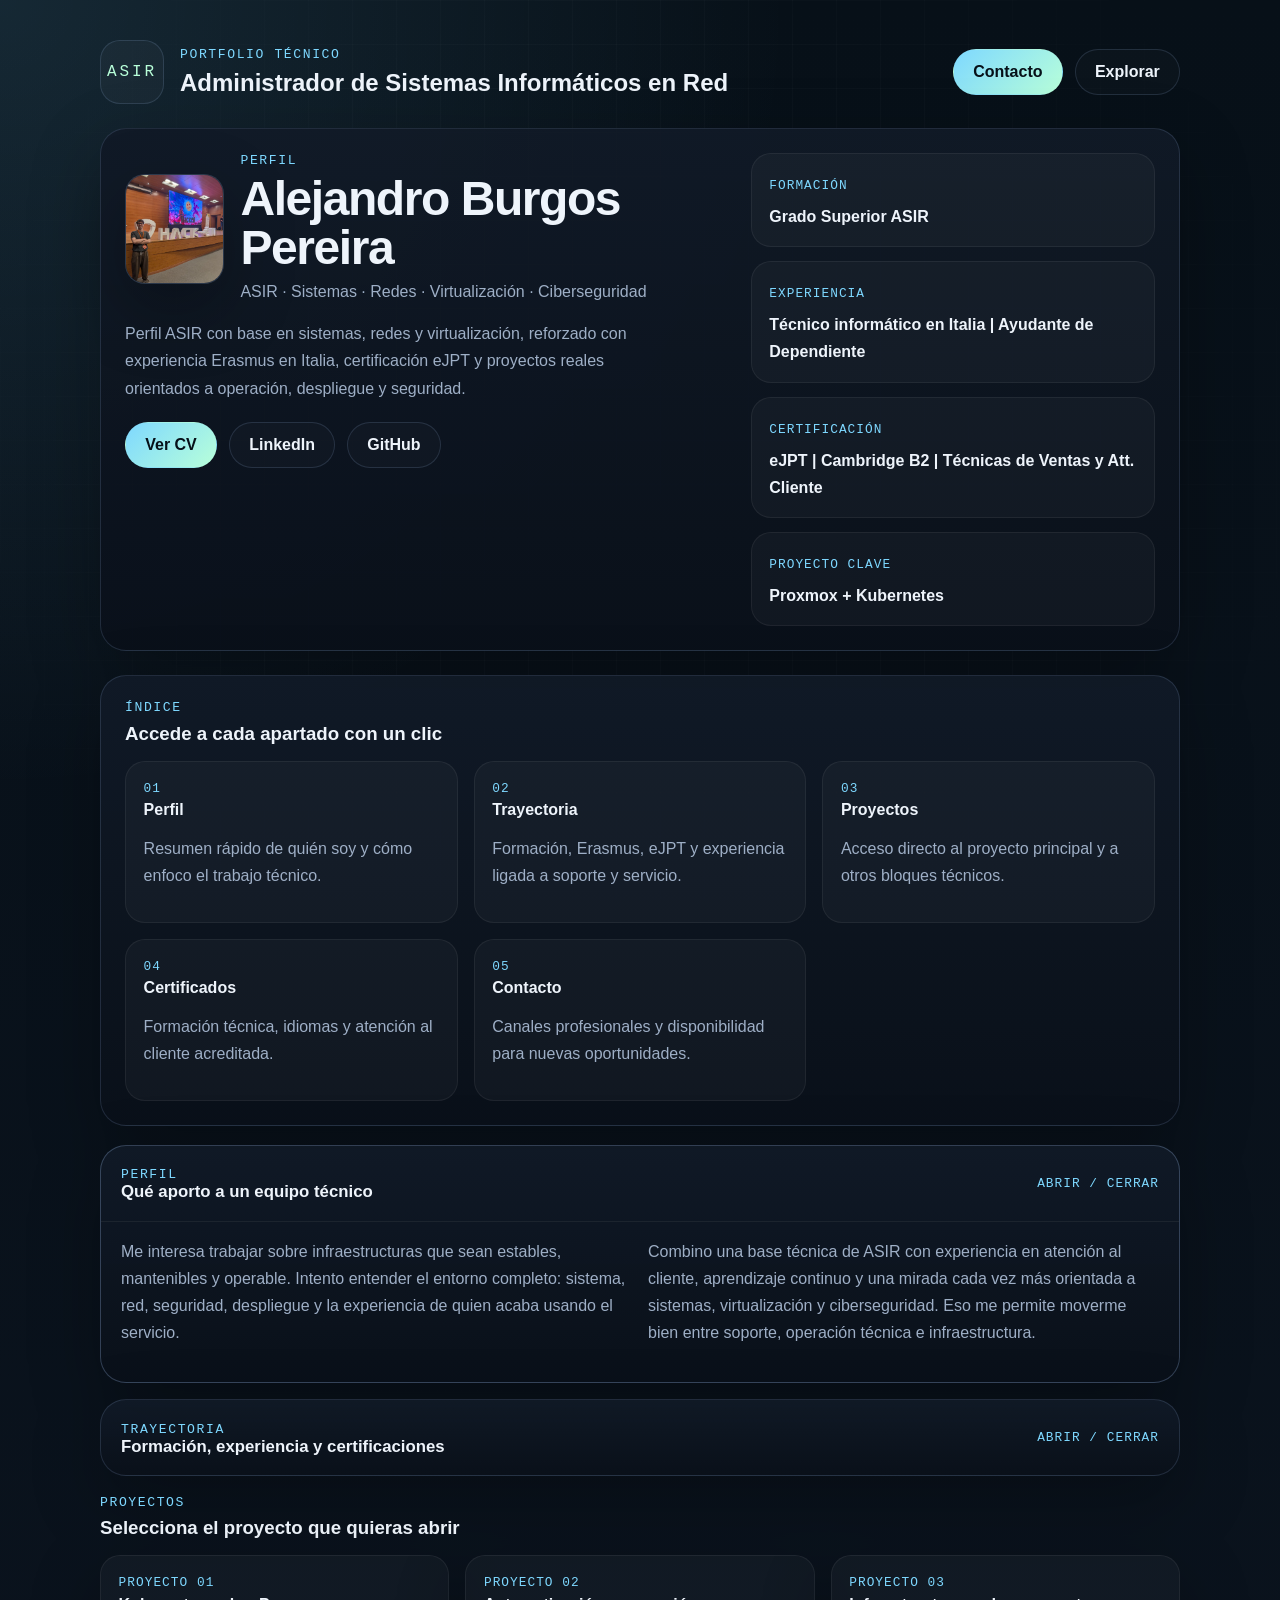
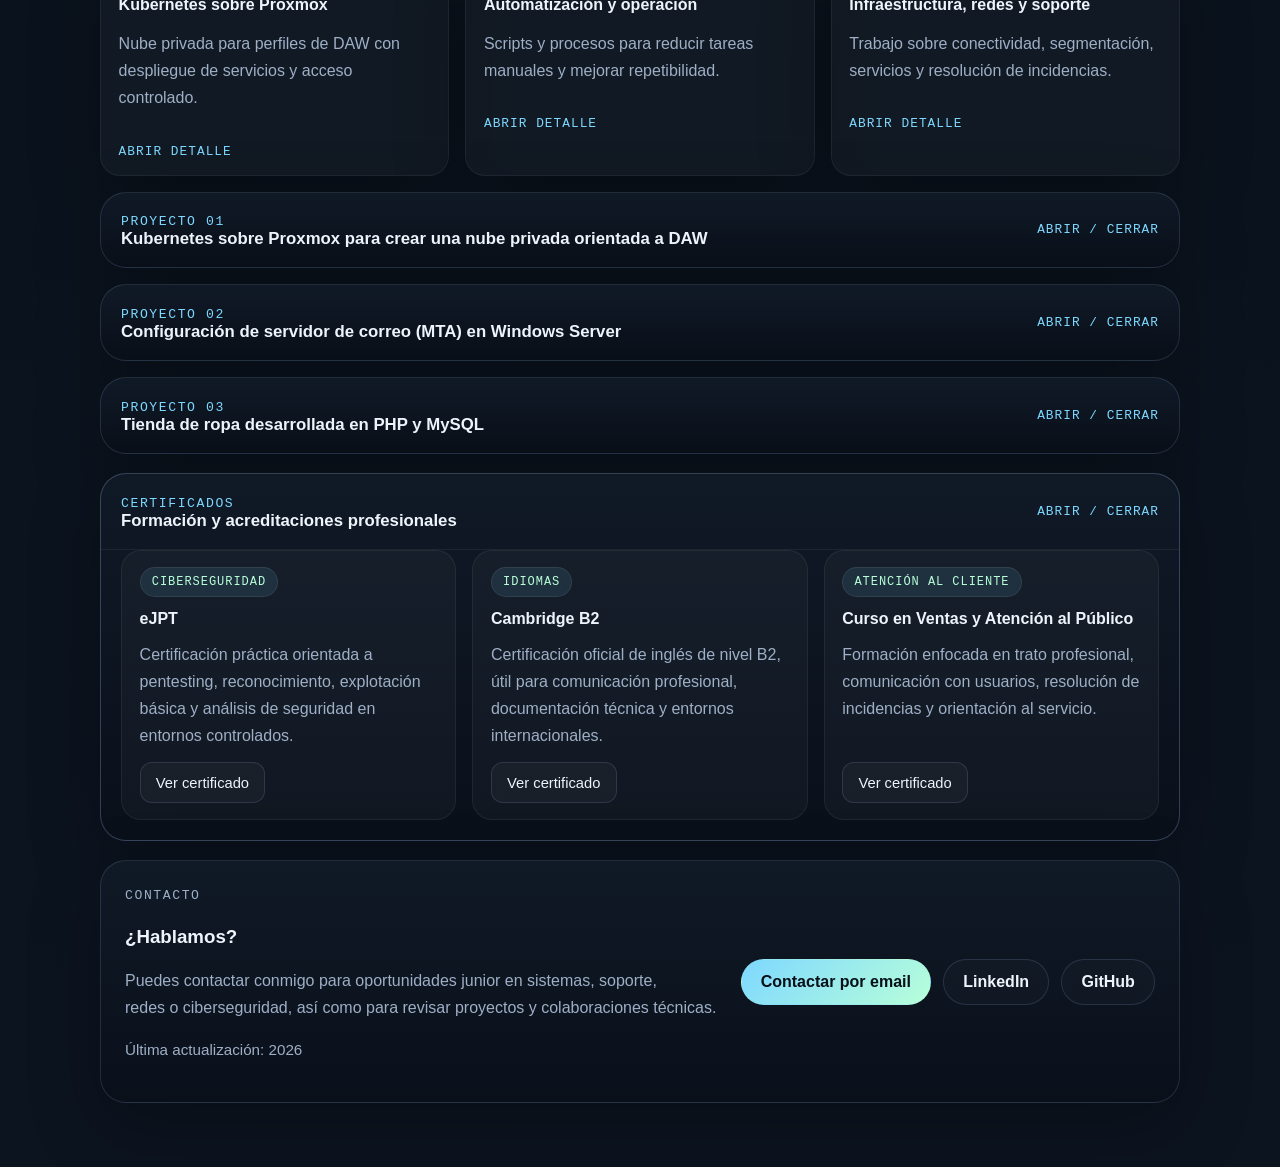
<file: index.html>
<!DOCTYPE html>
<html lang="es">
<head>
  <meta charset="UTF-8">
  <meta name="viewport" content="width=device-width, initial-scale=1.0">
  <meta
    name="description"
    content="Portfolio profesional de ASIR enfocado en sistemas, redes, virtualización, automatización y ciberseguridad."
  >
  <meta name="theme-color" content="#0a101a">
  <meta name="author" content="Alejandro Burgos">
  <meta name="robots" content="index,follow">

  <meta property="og:title" content="Alejandro | Portfolio ASIR y Ciberseguridad">
  <meta property="og:description" content="Portfolio técnico con proyectos reales de sistemas, redes, virtualización y seguridad.">
  <meta property="og:type" content="website">
  <meta property="og:url" content="https://cartivas.github.io">
  <meta property="og:image" content="https://cartivas.github.io/img/preview.jpg">

  <meta name="twitter:card" content="summary_large_image">
  <meta name="twitter:title" content="Alejandro | Portfolio ASIR y Ciberseguridad">
  <meta name="twitter:description" content="Proyectos reales de sistemas, redes, virtualización, automatización y seguridad.">
  <meta name="twitter:image" content="https://cartivas.github.io/img/preview.jpg">

  <meta
    http-equiv="Content-Security-Policy"
    content="
      default-src 'self';
      script-src 'self';
      style-src 'self' 'unsafe-inline' https://fonts.googleapis.com;
      font-src 'self' https://fonts.gstatic.com;
      img-src 'self' data: https:;
      connect-src 'self';
      object-src 'none';
      base-uri 'self';
      form-action 'self';
      frame-ancestors 'none';
      upgrade-insecure-requests;
    "
  >

  <title>Portfolio | Alejandro | ASIR</title>

  <link rel="icon" type="image/png" sizes="32x32" href="img/favicon-32x32.png">
  <link rel="icon" type="image/png" sizes="16x16" href="img/favicon-16x16.png">
  <link rel="icon" href="img/favicon.ico">

  <link rel="preconnect" href="https://fonts.googleapis.com">
  <link rel="preconnect" href="https://fonts.gstatic.com" crossorigin>
  <link
    href="https://fonts.googleapis.com/css2?family=Space+Grotesk:wght@400;500;700&family=IBM+Plex+Mono:wght@400;500;600&display=swap"
    rel="stylesheet"
  >
  <link rel="stylesheet" href="styles.css">
</head>
<body>
  <a class="skip-link" href="#contenido">Saltar al contenido</a>

  <div class="page-shell">
    <header class="hero">
      <nav class="topbar" aria-label="Navegación principal">
        <div class="brand">
          <span class="brand-mark" aria-hidden="true">ASIR</span>
          <div>
            <p class="eyebrow">Portfolio técnico</p>
            <h1>Administrador de Sistemas Informáticos en Red</h1>
            
          </div>
        </div>

        <div class="hero-actions">
          <a class="button button-primary" href="#contacto">Contacto</a>
          <a class="button button-secondary" href="#indice">Explorar</a>
        </div>
      </nav>

      <section class="hero-panel reveal">
        <div class="hero-copy">
          <div class="profile-intro">
            <img src="img/perfil.jpg" alt="Foto profesional de Tu Nombre" class="profile-photo">
            <div>
              <p class="section-tag">Perfil</p>
              <h2>Alejandro Burgos Pereira</h2>
              <p class="hero-role">ASIR · Sistemas · Redes · Virtualización · Ciberseguridad</p>
            </div>
          </div>

          <p class="lead">
            Perfil ASIR con base en sistemas, redes y virtualización, reforzado con
            experiencia Erasmus en Italia, certificación eJPT y proyectos reales
            orientados a operación, despliegue y seguridad.
          </p>

          <div class="hero-actions hero-actions-main">
            <a class="button button-primary" href="docs/cv.pdf" target="_blank" rel="noopener noreferrer">Ver CV</a>
            <a class="button button-secondary" href="https://www.linkedin.com/in/Alejandro-Burgos-Pereira" target="_blank" rel="noopener noreferrer">LinkedIn</a>
            <a class="button button-secondary" href="https://github.com/Cartivas" target="_blank" rel="noopener noreferrer">GitHub</a>
          </div>
        </div>

        <div class="hero-facts" aria-label="Resumen del perfil">
          <article>
            <span class="fact-label">Formación</span>
            <strong>Grado Superior ASIR</strong>
          </article>
          <article>
            <span class="fact-label">Experiencia</span>
            <strong>Técnico informático en Italia | Ayudante de Dependiente</strong>
          </article>
          <article>
            <span class="fact-label">Certificación</span>
            <strong>eJPT | Cambridge B2 | Técnicas de Ventas y Att. Cliente</strong>
          </article>
          <article>
            <span class="fact-label">Proyecto clave</span>
            <strong>Proxmox + Kubernetes</strong>
          </article>
        </div>
      </section>
    </header>

    <main id="contenido">
      <section class="index-panel reveal" id="indice">
        <div class="section-heading">
          <p class="section-tag">Índice</p>
          <h3>Accede a cada apartado con un clic</h3>
        </div>

        <div class="index-grid">
          <a class="index-card" href="#perfil">
            <span class="index-kicker">01</span>
            <strong>Perfil</strong>
            <p>Resumen rápido de quién soy y cómo enfoco el trabajo técnico.</p>
          </a>

          <a class="index-card" href="#trayectoria">
            <span class="index-kicker">02</span>
            <strong>Trayectoria</strong>
            <p>Formación, Erasmus, eJPT y experiencia ligada a soporte y servicio.</p>
          </a>

          <a class="index-card" href="#proyectos">
            <span class="index-kicker">03</span>
            <strong>Proyectos</strong>
            <p>Acceso directo al proyecto principal y a otros bloques técnicos.</p>
          </a>

          <a class="index-card" href="#certificados">
            <span class="index-kicker">04</span>
            <strong>Certificados</strong>
            <p>Formación técnica, idiomas y atención al cliente acreditada.</p>
          </a>

          <a class="index-card" href="#contacto">
            <span class="index-kicker">05</span>
            <strong>Contacto</strong>
            <p>Canales profesionales y disponibilidad para nuevas oportunidades.</p>
          </a>
        </div>
      </section>

      <section class="drawers reveal">
        <details class="info-drawer" id="perfil" open>
          <summary>
            <span>
              <span class="drawer-tag">Perfil</span>
              <strong>Qué aporto a un equipo técnico</strong>
            </span>
            <span class="drawer-hint">Abrir / cerrar</span>
          </summary>
          <div class="drawer-content two-column">
            <p>
              Me interesa trabajar sobre infraestructuras que sean estables,
              mantenibles y operable. Intento entender el entorno completo:
              sistema, red, seguridad, despliegue y la experiencia de quien acaba
              usando el servicio.
            </p>
            <p>
              Combino una base técnica de ASIR con experiencia en atención al
              cliente, aprendizaje continuo y una mirada cada vez más orientada a
              sistemas, virtualización y ciberseguridad. Eso me permite moverme bien
              entre soporte, operación técnica e infraestructura.
            </p>
          </div>
        </details>

        <details class="info-drawer" id="trayectoria">
          <summary>
            <span>
              <span class="drawer-tag">Trayectoria</span>
              <strong>Formación, experiencia y certificaciones</strong>
            </span>
            <span class="drawer-hint">Abrir / cerrar</span>
          </summary>
          <div class="drawer-content timeline-list">
            <article>
              <span class="timeline-step">ASIR</span>
              <p>Formación profesional de Grado Superior en Administración de Sistemas Informáticos en Red.</p>
            </article>
            <article>
              <span class="timeline-step">EU</span>
              <p>Experiencia laboral mediante movilidad Erasmus en Italia, reforzando adaptación, autonomía y trabajo en nuevos entornos.</p>
            </article>
            <article>
              <span class="timeline-step">eJPT</span>
              <p>Certificación práctica de pentesting que aporta una mirada más completa sobre exposición, acceso y superficie de ataque.</p>
            </article>
            <article>
              <span class="timeline-step">CX</span>
              <p>Base de atención al cliente y comunicación clara, muy útil para soporte técnico y gestión de incidencias.</p>
            </article>
          </div>
        </details>
      </section>

      <section class="projects-panel reveal" id="proyectos">
        <div class="section-heading">
          <p class="section-tag">Proyectos</p>
          <h3>Selecciona el proyecto que quieras abrir</h3>
        </div>

        <div class="project-access-grid">
          <a class="project-access-card" href="#proyecto-k8s">
            <span class="index-kicker">Proyecto 01</span>
            <strong>Kubernetes sobre Proxmox</strong>
            <p>Nube privada para perfiles de DAW con despliegue de servicios y acceso controlado.</p>
            <span class="card-link">Abrir detalle</span>
          </a>

          <a class="project-access-card" href="#proyecto-automatizacion">
            <span class="index-kicker">Proyecto 02</span>
            <strong>Automatización y operación</strong>
            <p>Scripts y procesos para reducir tareas manuales y mejorar repetibilidad.</p>
            <span class="card-link">Abrir detalle</span>
          </a>

          <a class="project-access-card" href="#proyecto-redes">
            <span class="index-kicker">Proyecto 03</span>
            <strong>Infraestructura, redes y soporte</strong>
            <p>Trabajo sobre conectividad, segmentación, servicios y resolución de incidencias.</p>
            <span class="card-link">Abrir detalle</span>
          </a>
        </div>

        <div class="drawers">
          <details class="info-drawer project-drawer" id="proyecto-k8s">
            <summary>
              <span>
                <span class="drawer-tag">Proyecto 01</span>
                <strong>Kubernetes sobre Proxmox para crear una nube privada orientada a DAW</strong>
              </span>
              <span class="drawer-hint">Abrir / cerrar</span>
            </summary>
            <div class="drawer-content">
              <div class="project-meta">
                <span>Proxmox</span>
                <span>Kubernetes</span>
                <span>Cilium</span>
                <span>Ngrok</span>
                <span>Helm</span>
                <span>Ubuntu Server</span>
              </div>

              <div class="reading-grid">
                <article class="reading-card">
                  <h4>Objetivo</h4>
                  <p>
                    Construir una plataforma donde usuarios con perfil de desarrollo
                    web pudieran trabajar, desplegar y consultar servicios dentro de
                    una infraestructura real, más cercana a un entorno operativo que a
                    un laboratorio aislado.
                  </p>
                </article>

                <article class="reading-card">
                  <h4>Arquitectura</h4>
                  <p>
                    El proyecto se apoyó en Proxmox como base de virtualización,
                    nodos Ubuntu Server, un control plane y varios workers unidos con
                    <code>kubeadm</code>, usando <code>containerd</code> como runtime y
                    Cilium como CNI para conectividad y control del tráfico.
                  </p>
                </article>

                <article class="reading-card">
                  <h4>Lo que permitía hacer</h4>
                  <p>
                    Desplegar aplicaciones web, publicar servicios, revisar logs,
                    reiniciar despliegues, escalar réplicas y ofrecer un entorno
                    compartido donde otros usuarios pudieran subir y mantener sus
                    servicios con supervisión.
                  </p>
                </article>

                <article class="reading-card">
                  <h4>Retos reales</h4>
                  <p>
                    Hubo limitaciones de red para abrir puertos, acceso físico
                    restringido al servidor y ajustes sobre bridges y VLANs. Eso
                    obligó a buscar soluciones más operativas, como el uso de Ngrok
                    para exponer servicios de forma controlada.
                  </p>
                </article>
              </div>
              <br>
              <div class="reading-grid">
                <article class="reading-card">
                  <h4>Calidad y seguridad</h4>
                  <ul class="detail-list">
                    <li>Pruebas de escalado y distribución de carga entre nodos.</li>
                    <li>Uso de logs para diagnóstico y seguimiento del clúster.</li>
                    <li>Backups automatizados con cron y rsync.</li>
                    <li>Hardening del acceso con Fail2ban, UFW e IPTables.</li>
                    <li>Despliegues reproducibles mediante YAML y Helm.</li>
                  </ul>
                </article>
                
                <article class="reading-card">
                  <h4>Qué demuestra</h4>
                  <p>
                    Este proyecto refleja capacidad para diseñar una solución
                    completa, trabajar con limitaciones reales, documentar el proceso
                    y convertir la infraestructura en un servicio útil para otras
                    personas, no solo en una práctica técnica.
                  </p>
                </article>
              </div>

              <div class="attachments">
                <h4>Adjuntos</h4>
                <div class="attachments-grid">
                  <a class="attachment-card" href="docs/memoria-kubernetes.pdf" target="_blank" rel="noopener noreferrer">Memoria PDF</a>
                  <a class="attachment-card" href="https://drive.google.com/drive/folders/1dDjjILi19kCxMEsZR_T1YBRhARrFZkqy?usp=sharing" target="_blank" rel="noopener noreferrer">Capturas y evidencias</a>
                  <a class="attachment-card" href="https://drive.google.com/drive/folders/1EdOBUiOuw_UQIhISsdF_y47M0I-mUhzI?usp=sharing" target="_blank" rel="noopener noreferrer">.ova de las máquinas</a>
                </div>
              </div>
            </div>
          </details>

    <details class="info-drawer project-drawer" id="proyecto-mta">
      <summary>
        <span>
          <span class="drawer-tag">Proyecto 02</span>
          <strong>Configuración de servidor de correo (MTA) en Windows Server</strong>
        </span>
        <span class="drawer-hint">Abrir / cerrar</span>
      </summary>

      <div class="drawer-content">
        <div class="project-meta">
          <span>Windows Server</span>
          <span>IIS</span>
          <span>SMTP</span>
          <span>DNS</span>
          <span>hMailServer</span>
          <span>Thunderbird</span>
        </div>

        <div class="reading-grid">

          <article class="reading-card">
            <h4>Objetivo</h4>
            <p>
              Implementar un servidor de correo funcional dentro de un entorno Windows Server,
              capaz de enviar y recibir correos electrónicos en red local, configurando
              correctamente servicios, protocolos y resolución DNS.
            </p>
          </article>

          <article class="reading-card">
            <h4>Arquitectura</h4>
            <p>
              El sistema se construyó sobre Windows Server utilizando IIS y el servicio SMTP,
              junto con hMailServer como motor de correo. Se configuraron dominios internos,
              cuentas de usuario e integración con servicios de red para simular un entorno real.
            </p>
          </article>

          <article class="reading-card">
            <h4>Configuración técnica</h4>
            <br>
            <ul class="detail-list">
              <li>Instalación de roles IIS y servidor SMTP.</li>
              <li>Configuración de DNS para resolución de dominios.</li>
              <li>Creación de dominios y cuentas en hMailServer.</li>
              <li>Configuración de SMTP para envío de correos.</li>
              <li>Configuración de POP3/IMAP para recepción.</li>
            </ul>
          </article>

          <article class="reading-card">
            <h4>Seguridad y red</h4>
            <br>
            <ul class="detail-list">
              <li>Apertura controlada de puertos en firewall (25, 143, 110, 587, 993, 995).</li>
              <li>Configuración de autenticación de usuarios.</li>
              <li>Uso de protocolos seguros (STARTTLS / SSL/TLS).</li>
              <li>Validación de DNS para evitar problemas de entrega.</li>
            </ul>
          </article>

        </div>
        <br>
        <div class="reading-grid">

          <article class="reading-card">
            <h4>Pruebas realizadas</h4>
            <p>
              Se verificó el funcionamiento mediante conexiones SMTP y el envío/recepción
              de correos usando Thunderbird, comprobando la comunicación entre cuentas
              internas y validando la correcta configuración del servidor.
            </p>
          </article>
          
          <article class="reading-card">
            <h4>Qué demuestra</h4>
            <p>
              Este proyecto refleja conocimientos en servicios de red, administración de
              sistemas Windows, configuración de protocolos de correo y resolución de
              problemas en entornos reales, incluyendo red, seguridad y conectividad.
            </p>
          </article>

        </div>

        <div class="attachments">
          <h4>Adjuntos</h4>
          <div class="attachments-grid">
            <a class="attachment-card" href="https://drive.google.com/file/d/1wXG5_zZ2a3fIfb_OPlD4ddJxG709z7Ym/view?usp=sharing" target="_blank" rel="noopener noreferrer">
              Memoria completa del proyecto
            </a>
          </div>
        </div>

      </div>
    </details>

<details class="info-drawer project-drawer" id="proyecto-tienda">
  <summary>
    <span>
      <span class="drawer-tag">Proyecto 03</span>
      <strong>Tienda de ropa desarrollada en PHP y MySQL</strong>
    </span>
    <span class="drawer-hint">Abrir / cerrar</span>
  </summary>

  <div class="drawer-content">

    <div class="project-meta">
      <span>PHP</span>
      <span>MySQL</span>
      <span>HTML</span>
      <span>CSS</span>
      <span>Sesiones</span>
      <span>CRUD</span>
    </div>

    <div class="reading-grid">

      <article class="reading-card">
        <h4>Objetivo</h4>
        <p>
          Desarrollar una tienda web funcional orientada a la gestión de productos,
          usuarios y compras, implementando lógica real de negocio y control de acceso.
        </p>
      </article>

      <article class="reading-card">
        <h4>Arquitectura</h4>
        <p>
          Aplicación desarrollada en PHP con base de datos MySQL, estructurada para
          diferenciar roles (cliente y administrador), gestionar sesiones y mantener
          control sobre productos, usuarios y operaciones.
        </p>
      </article>

      <article class="reading-card">
        <h4>Funcionalidades</h4>
        <ul class="detail-list">
          <li>Registro e inicio de sesión de usuarios.</li>
          <li>Gestión de productos mediante CRUD.</li>
          <li>Control de compras y stock.</li>
          <li>Panel de administración.</li>
          <li>Manejo de sesiones y control de acceso.</li>
        </ul>
      </article>

      <article class="reading-card">
        <h4>Qué demuestra</h4>
        <p>
          Este proyecto demuestra capacidad para desarrollar una aplicación web
          completa con backend, base de datos, autenticación, lógica de negocio
          y gestión de usuarios en un entorno funcional.
        </p>
      </article>

    </div>

    <div class="attachments">
      <h4>Adjuntos</h4>
      <div class="demo-drawers">
        <details class="demo-drawer">
          <summary>Demo inicio</summary>
          <div class="demo-content">
            <video controls muted loop playsinline preload="metadata" class="demo-video">
              <source src="media/Gif1_lizard.mp4" type="video/mp4">
              Tu navegador no soporta video HTML5.
            </video>
          </div>
        </details>

        <details class="demo-drawer">
          <summary>Demo catálogo</summary>
          <div class="demo-content">
            <video controls muted loop playsinline preload="metadata" class="demo-video">
              <source src="media/Gif2_lizard.mp4" type="video/mp4">
              Tu navegador no soporta video HTML5.
            </video>
          </div>
        </details>
      </div>
    </div>

  </div>
</details>
</section>


      <section class="drawers reveal" id="certificados">
        <details class="info-drawer" open>
          <summary>
            <span>
              <span class="drawer-tag">Certificados</span>
              <strong>Formación y acreditaciones profesionales</strong>
            </span>
            <span class="drawer-hint">Abrir / cerrar</span>
          </summary>

          <div class="drawer-content">
            <div class="reading-grid certificates-grid">

              <article class="reading-card certificate-card">
                <span class="certificate-badge">Ciberseguridad</span>
                <h4>eJPT</h4>
                <p>
                  Certificación práctica orientada a pentesting, reconocimiento,
                  explotación básica y análisis de seguridad en entornos controlados.
                </p>
                <a class="attachment-card" href="docs/ejpt.pdf" target="_blank" rel="noopener noreferrer">
                  Ver certificado
                </a>
              </article>

              <article class="reading-card certificate-card">
                <span class="certificate-badge">Idiomas</span>
                <h4>Cambridge B2</h4>
                <p>
                  Certificación oficial de inglés de nivel B2, útil para comunicación
                  profesional, documentación técnica y entornos internacionales.
                </p>
                <a class="attachment-card" href="docs/cambridge-b2.pdf" target="_blank" rel="noopener noreferrer">
                  Ver certificado
                </a>
              </article>

              <article class="reading-card certificate-card">
                <span class="certificate-badge">Atención al cliente</span>
                <h4>Curso en Ventas y Atención al Público</h4>
                <p>
                  Formación enfocada en trato profesional, comunicación con usuarios,
                  resolución de incidencias y orientación al servicio.
                </p>
                <a class="attachment-card" href="docs/ventas-atencion-publico.pdf" target="_blank" rel="noopener noreferrer">
                  Ver certificado
                </a>
              </article>

            </div>
          </div>
        </details>
      </section>

      <section class="panel contact-panel reveal" id="contacto">
        <div>
          <p class="section-tag">Contacto</p>
          <h3>¿Hablamos?</h3>
          <p>
          Puedes contactar conmigo para oportunidades junior en sistemas, soporte, <br>
          redes o ciberseguridad, así como para revisar proyectos y colaboraciones técnicas.
          </p>
          <p class="last-update">Última actualización: 2026</p>
        </div>

        <div class="contact-actions">
          <a class="button button-primary" href="mailto:burgospereiraalejandro148@gmail.com?subject=Contacto%20portfolio%20ASIR"> Contactar por email </a>
          <a class="button button-secondary" href="https://www.linkedin.com/in/Alejandro-Burgos-Pereira" target="_blank" rel="noopener noreferrer">LinkedIn</a>
          <a class="button button-secondary" href="https://github.com/Cartivas" target="_blank" rel="noopener noreferrer">GitHub</a>
        </div>
      </section>
    </main>
  </div>

  <script src="script.js" defer></script>
</body>
</html>
</file>
<file: styles.css>
﻿:root {
  --bg: #0a101a;
  --panel: rgba(17, 26, 39, 0.92);
  --panel-soft: rgba(255, 255, 255, 0.03);
  --line: rgba(155, 188, 232, 0.16);
  --line-strong: rgba(155, 188, 232, 0.28);
  --text: #eef4fb;
  --muted: #9eafc6;
  --accent: #7ed8ff;
  --accent-strong: #b8ffd9;
  --shadow: 0 24px 70px rgba(0, 0, 0, 0.28);
  --focus: 0 0 0 3px rgba(126, 216, 255, 0.25);
}

* {
  box-sizing: border-box;
}

html {
  scroll-behavior: smooth;
}

body {
  margin: 0;
  min-height: 100vh;
  font-family: "Space Grotesk", "Segoe UI", sans-serif;
  color: var(--text);
  background:
    radial-gradient(circle at top left, rgba(126, 216, 255, 0.12), transparent 26%),
    linear-gradient(180deg, #071018 0%, #0c1420 100%);
}

body::before {
  content: "";
  position: fixed;
  inset: 0;
  background-image:
    linear-gradient(rgba(255, 255, 255, 0.02) 1px, transparent 1px),
    linear-gradient(90deg, rgba(255, 255, 255, 0.02) 1px, transparent 1px);
  background-size: 44px 44px;
  mask-image: radial-gradient(circle at center, black 55%, transparent 95%);
  pointer-events: none;
}

a {
  color: inherit;
}

img {
  display: block;
  max-width: 100%;
}

code {
  font-family: "IBM Plex Mono", monospace;
  color: var(--accent-strong);
}

.skip-link {
  position: absolute;
  left: 1rem;
  top: -4rem;
  z-index: 999;
  padding: 0.8rem 1rem;
  border-radius: 12px;
  background: #ffffff;
  color: #02101a;
  text-decoration: none;
  font-weight: 700;
  transition: top 180ms ease;
}

.skip-link:focus {
  top: 1rem;
}

.page-shell {
  width: min(1080px, calc(100% - 2rem));
  margin: 0 auto;
  padding: 1rem 0 4rem;
}

.hero {
  padding: 1rem 0 1.5rem;
}

.topbar {
  display: flex;
  align-items: center;
  justify-content: space-between;
  gap: 1rem;
  padding: 0.5rem 0 1.5rem;
}

.brand {
  display: flex;
  align-items: center;
  gap: 1rem;
}

.brand-mark {
  display: inline-flex;
  align-items: center;
  justify-content: center;
  width: 64px;
  height: 64px;
  border-radius: 20px;
  border: 1px solid var(--line);
  background: rgba(255, 255, 255, 0.03);
  color: var(--accent-strong);
  font-family: "IBM Plex Mono", monospace;
  letter-spacing: 0.18em;
}

.brand h1,
.hero-copy h2,
.section-heading h3,
.index-card strong,
.project-access-card strong,
.reading-card h4,
.attachments h4 {
  margin: 0;
}

.brand h1 {
  font-size: clamp(1.2rem, 2vw, 1.5rem);
}

.brand-subtitle,
.lead,
.hero-facts article,
.index-card p,
.project-access-card p,
.drawer-content p,
.detail-list li,
.contact-panel p {
  color: var(--muted);
  line-height: 1.7;
}

.brand-subtitle {
  margin: 0.3rem 0 0;
}

.eyebrow,
.section-tag,
.drawer-tag,
.fact-label,
.index-kicker,
.drawer-hint,
.card-link {
  font-family: "IBM Plex Mono", monospace;
}

.eyebrow,
.section-tag,
.drawer-tag {
  margin: 0 0 0.45rem;
  color: var(--accent);
  font-size: 0.82rem;
  letter-spacing: 0.12em;
  text-transform: uppercase;
}

.hero-actions,
.contact-actions,
.hero-actions-main {
  display: flex;
  flex-wrap: wrap;
  gap: 0.75rem;
}

.button {
  display: inline-flex;
  align-items: center;
  justify-content: center;
  min-height: 46px;
  padding: 0.8rem 1.2rem;
  border-radius: 999px;
  border: 1px solid transparent;
  color: var(--text);
  text-decoration: none;
  font-weight: 600;
  transition: transform 180ms ease, box-shadow 180ms ease, border-color 180ms ease, background 180ms ease;
}

.button:hover,
.button:focus-visible,
.index-card:hover,
.project-access-card:hover {
  transform: translateY(-2px);
}

.button:focus-visible,
.index-card:focus-visible,
.project-access-card:focus-visible,
.attachment-card:focus-visible {
  outline: none;
  box-shadow: var(--focus);
}

.button-primary {
  background: linear-gradient(135deg, var(--accent) 0%, var(--accent-strong) 100%);
  color: #061018;
}

.button-secondary {
  border-color: var(--line);
  background: rgba(255, 255, 255, 0.02);
}

.hero-panel,
.index-panel,
.panel,
.info-drawer,
.project-access-card {
  border: 1px solid var(--line);
  border-radius: 26px;
  background: linear-gradient(180deg, var(--panel), rgba(10, 16, 26, 0.94));
  box-shadow: var(--shadow);
}

.hero-panel,
.index-panel,
.panel {
  padding: 1.5rem;
}

.hero-panel {
  display: grid;
  grid-template-columns: minmax(0, 1.2fr) minmax(280px, 0.8fr);
  gap: 1.2rem;
}

.profile-intro {
  display: flex;
  align-items: center;
  gap: 1rem;
  margin-bottom: 1rem;
}

.profile-photo {
  width: 110px;
  height: 110px;
  object-fit: cover;
  border-radius: 20px;
  border: 1px solid var(--line);
  background: rgba(255, 255, 255, 0.03);
  box-shadow: var(--shadow);
}

.hero-copy h2 {
  max-width: none;
  font-size: clamp(2rem, 4vw, 3rem);
  line-height: 1.02;
  letter-spacing: -0.03em;
}

.hero-role {
  margin: 0.45rem 0 0;
  color: var(--muted);
  font-size: 1rem;
  line-height: 1.5;
}

.lead {
  max-width: 58ch;
  margin: 1rem 0 0;
}

.hero-actions-main {
  margin-top: 1.25rem;
}

.hero-facts {
  display: grid;
  gap: 0.9rem;
}

.hero-facts article,
.index-card,
.project-access-card,
.reading-card {
  padding: 1rem 1.1rem;
  border-radius: 20px;
  border: 1px solid rgba(255, 255, 255, 0.06);
  background: var(--panel-soft);
}

.hero-facts strong,
.index-card strong,
.project-access-card strong {
  display: block;
  margin-top: 0.35rem;
  color: var(--text);
}

.fact-label,
.index-kicker,
.drawer-hint,
.card-link {
  color: var(--accent);
  font-size: 0.8rem;
  letter-spacing: 0.08em;
  text-transform: uppercase;
}

main {
  display: grid;
  gap: 1.2rem;
}

.section-heading {
  margin-bottom: 1rem;
}

.index-grid,
.project-access-grid,
.reading-grid,
.two-column {
  display: grid;
  gap: 1rem;
}

.index-grid {
  grid-template-columns: repeat(3, minmax(0, 1fr));
}

.project-access-grid {
  grid-template-columns: repeat(3, minmax(0, 1fr));
  margin-bottom: 1rem;
}

.two-column,
.reading-grid {
  grid-template-columns: repeat(2, minmax(0, 1fr));
}

.index-card,
.project-access-card {
  text-decoration: none;
  transition: transform 180ms ease, border-color 180ms ease, background 180ms ease;
}

.index-card:hover,
.project-access-card:hover,
.info-drawer[open] {
  border-color: var(--line-strong);
}

.card-link {
  display: inline-block;
  margin-top: 1rem;
}

.drawers {
  display: grid;
  gap: 1rem;
}

.info-drawer {
  overflow: hidden;
}

.info-drawer summary {
  display: flex;
  align-items: center;
  justify-content: space-between;
  gap: 1rem;
  padding: 1.15rem 1.25rem;
  cursor: pointer;
  list-style: none;
}

.info-drawer summary::-webkit-details-marker {
  display: none;
}

.info-drawer summary strong {
  display: block;
  font-size: 1.05rem;
}

.drawer-content {
  padding: 0 1.25rem 1.25rem;
  border-top: 1px solid rgba(255, 255, 255, 0.06);
}

.timeline-list {
  display: grid;
  gap: 0.9rem;
}

.timeline-list article {
  display: grid;
  grid-template-columns: auto 1fr;
  gap: 0.85rem;
  align-items: start;
  padding-top: 1rem;
}

.timeline-step {
  display: inline-flex;
  align-items: center;
  justify-content: center;
  min-width: 3.1rem;
  height: 2.2rem;
  padding: 0 0.65rem;
  border-radius: 999px;
  background: rgba(126, 216, 255, 0.12);
  color: var(--accent-strong);
  font-family: "IBM Plex Mono", monospace;
  font-size: 0.82rem;
}

.project-meta,
.tag-cloud {
  display: flex;
  flex-wrap: wrap;
  gap: 0.7rem;
}

.project-meta {
  margin: 1rem 0;
}

.project-meta span,
.tag-cloud span {
  padding: 0.65rem 0.9rem;
  border-radius: 999px;
  border: 1px solid rgba(255, 255, 255, 0.08);
  background: rgba(255, 255, 255, 0.03);
  color: #ddecff;
}

.detail-list {
  margin: 0;
  padding: 0;
  list-style: none;
}

.detail-list li {
  position: relative;
  padding-left: 1.3rem;
  margin-bottom: 0.8rem;
}

.detail-list li::before {
  content: "";
  position: absolute;
  left: 0;
  top: 0.7rem;
  width: 0.45rem;
  height: 0.45rem;
  border-radius: 50%;
  background: linear-gradient(135deg, var(--accent), var(--accent-strong));
}

.attachments {
  margin-top: 1.5rem;
}

.attachments h4 {
  margin-bottom: 0.9rem;
  font-size: 1rem;
  color: var(--text);
}

.attachments-grid {
  display: flex;
  flex-wrap: wrap;
  gap: 0.7rem;
}

.attachment-card {
  padding: 0.7rem 0.95rem;
  border-radius: 12px;
  border: 1px solid var(--line);
  background: rgba(255, 255, 255, 0.03);
  text-decoration: none;
  font-size: 0.92rem;
  transition: transform 180ms ease, border-color 180ms ease, background 180ms ease;
}

.attachment-card:hover {
  transform: translateY(-2px);
  border-color: var(--line-strong);
  background: rgba(255, 255, 255, 0.06);
}

.demo-drawers {
  display: grid;
  gap: 0.8rem;
  margin-top: 1rem;
}

.demo-drawer {
  border: 1px solid rgba(255, 255, 255, 0.08);
  border-radius: 16px;
  background: rgba(255, 255, 255, 0.025);
  overflow: hidden;
}

.demo-drawer summary {
  padding: 0.9rem 1rem;
  cursor: pointer;
  list-style: none;
  font-weight: 600;
  color: var(--text);
}

.demo-drawer summary::-webkit-details-marker {
  display: none;
}

.demo-drawer[open] {
  border-color: var(--line-strong);
}

.demo-content {
  padding: 0 1rem 1rem;
  border-top: 1px solid rgba(255, 255, 255, 0.06);
}

.demo-video {
  width: 100%;
  max-width: 720px;
  display: block;
  margin: 1rem auto 0;
  border-radius: 14px;
  border: 1px solid rgba(255, 255, 255, 0.08);
  background: #0b0f16;
  box-shadow: 0 14px 28px rgba(0, 0, 0, 0.18);
}

.contact-panel {
  display: flex;
  align-items: center;
  justify-content: space-between;
  gap: 1rem;
  padding: 1.5rem;
}

.last-update {
  margin-top: 0.7rem;
  color: var(--muted);
  font-size: 0.95rem;
}

.reveal {
  opacity: 0;
  transform: translateY(24px);
  transition: opacity 500ms ease, transform 500ms ease;
}

.reveal.is-visible {
  opacity: 1;
  transform: translateY(0);
}


.certificates-grid {
  grid-template-columns: repeat(3, minmax(0, 1fr));
}

.certificate-card {
  display: flex;
  flex-direction: column;
  gap: 0.8rem;
}

.certificate-card p {
  flex: 1;
  margin: 0;
}

.certificate-badge {
  width: fit-content;
  padding: 0.45rem 0.7rem;
  border-radius: 999px;
  border: 1px solid rgba(255, 255, 255, 0.08);
  background: rgba(126, 216, 255, 0.1);
  color: var(--accent-strong);
  font-family: "IBM Plex Mono", monospace;
  font-size: 0.75rem;
  letter-spacing: 0.08em;
  text-transform: uppercase;
}

.certificate-card .attachment-card {
  width: fit-content;
  margin-top: auto;
}

@media (max-width: 960px) {
  .topbar,
  .hero-panel,
  .two-column,
  .reading-grid,
  .certificates-grid,
  .project-access-grid,
  .index-grid,
  .contact-panel {
    grid-template-columns: 1fr;
    flex-direction: column;
  }

  .topbar {
    align-items: flex-start;
  }
}

@media (max-width: 640px) {
  .page-shell {
    width: min(100% - 1rem, 100%);
  }

  .brand {
    align-items: flex-start;
    flex-direction: column;
  }

  .profile-intro {
    flex-direction: column;
    align-items: flex-start;
  }

  .profile-photo {
    width: 96px;
    height: 96px;
  }

  .hero-copy h2 {
    font-size: clamp(1.9rem, 9vw, 2.6rem);
  }

  .button,
  .contact-actions a {
    width: 100%;
  }

  .hero-panel,
  .index-panel,
  .panel,
  .info-drawer,
  .project-access-card {
    border-radius: 22px;
  }

  .info-drawer summary,
  .demo-drawer summary {
    align-items: flex-start;
    flex-direction: column;
  }

  .demo-video {
    max-width: 100%;
  }
}

@media (prefers-reduced-motion: reduce) {
  html {
    scroll-behavior: auto;
  }

  *,
  *::before,
  *::after {
    animation: none !important;
    transition: none !important;
  }

  .reveal,
  .reveal.is-visible {
    opacity: 1 !important;
    transform: none !important;
  }
}
</file>
